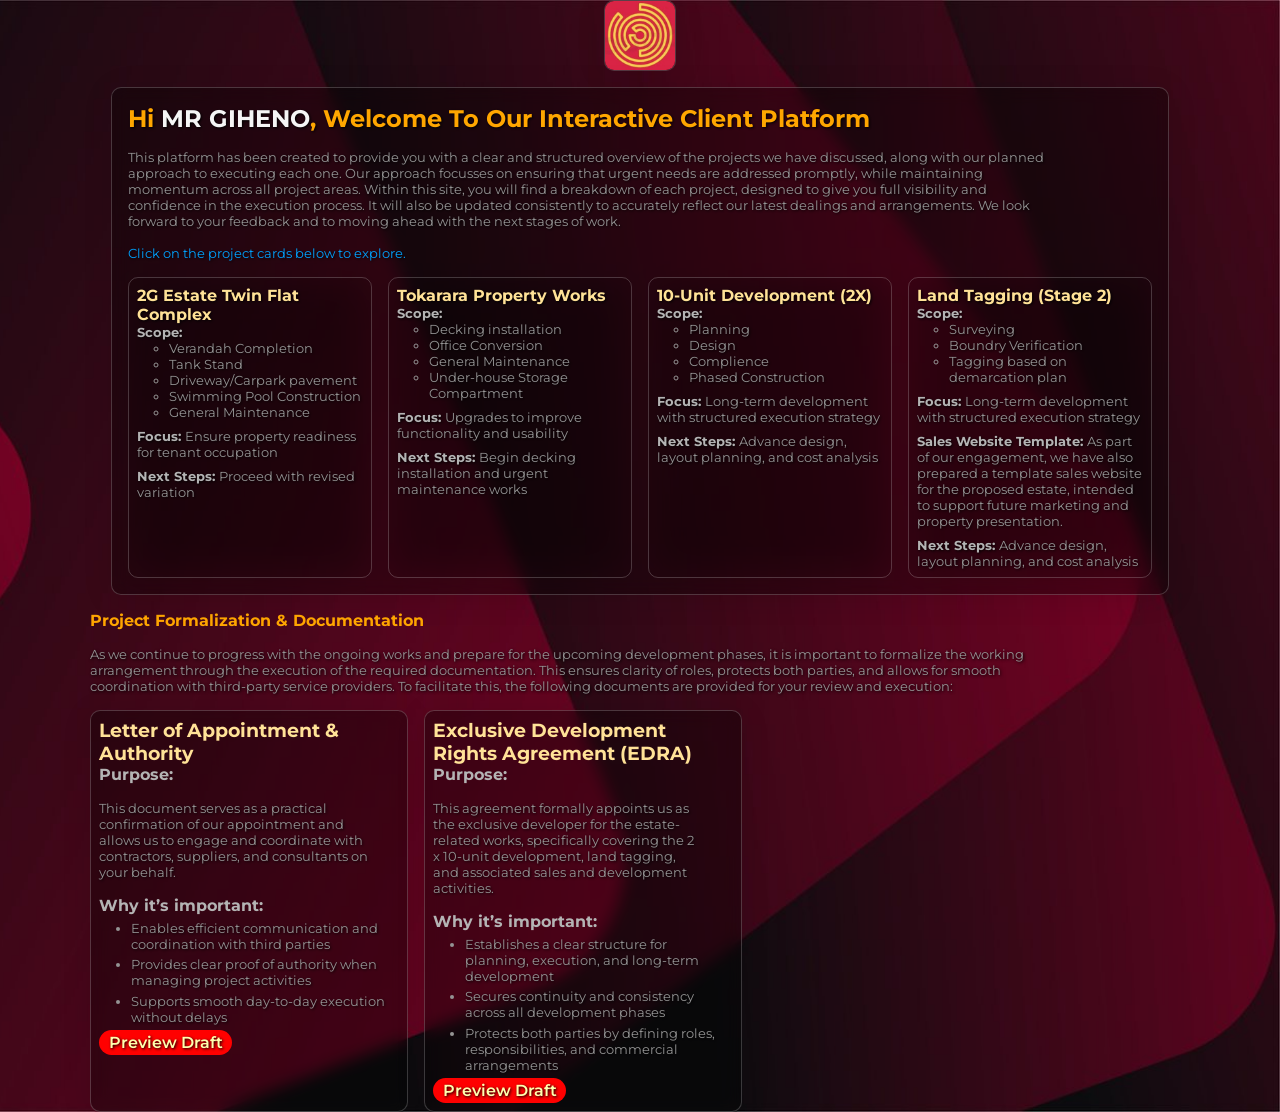
<file: index.html>
<!DOCTYPE html>
<html lang="en">
<head>
    <!-- Basic Icons -->
    <link href="https://cdn.boxicons.com/3.0.8/fonts/basic/boxicons.min.css" rel="stylesheet">
    <!-- Filled Icons -->
    <link href="https://cdn.boxicons.com/3.0.8/fonts/filled/boxicons-filled.min.css" rel="stylesheet">
    <!-- Brand Icons -->
    <link href="https://cdn.boxicons.com/3.0.8/fonts/brands/boxicons-brands.min.css" rel="stylesheet">
    <meta charset="UTF-8">
    <meta name="viewport" content="width=device-width, initial-scale=1.0">
    <link rel="stylesheet" href="sales.css">
    <title>Client Page</title>
</head>
<body>
    <main>
        
        <section class="welcome-section">
            <img src="assets/RML-Logo.PNG" alt="">
        <div class="container">
            <h1>
            Hi <span>MR GIHENO</span>, Welcome To Our Interactive Client Platform
        </h1>
        <p>
            This platform has been created to provide you with a clear and structured overview of the projects we have discussed, along with our planned approach to executing each one.
Our approach focusses on ensuring that urgent needs are addressed promptly, while maintaining momentum across all project areas.
Within this site, you will find a breakdown of each project, designed to give you full visibility and confidence in the execution process. It will also be updated consistently to accurately reflect our latest dealings and arrangements.
We look forward to your feedback and to moving ahead with the next stages of work.<br>
<br><span>Click on the project cards below to explore.</span>
        </p>
        <div class="cards-container">
            <a href="twinFlat.html" class="card">
                <h2>2G Estate Twin Flat Complex</h2>
                <ul class="card-content">
                    <li><strong>Scope: </strong>
                        <ul class="sub-tasks">
                            <li>Verandah Completion</li>
                            <li>Tank Stand</li>
                            <li>Driveway/Carpark pavement</li>
                            <li>Swimming Pool Construction</li>
                            <li>General Maintenance</li>
                        </ul>
                    </li>
                    <li><strong>Focus: </strong>Ensure property readiness for tenant occupation</li>
                    <li><strong>Next Steps: </strong>Proceed with revised variation</li>
                </ul>
                <i class="bx bx-arrow-right-stroke"></i>
            </a>
            <a href="toks.html" class="card">
                <h2>Tokarara Property Works</h2>
                <ul class="card-content">
                    <li><strong>Scope: </strong>
                        <ul class="sub-tasks">
                            <li>Decking installation</li>
                            <li>Office Conversion</li>
                            <li>General Maintenance</li>
                            <li>Under-house Storage Compartment</li>
                        </ul>
                    </li>
                    <li><strong>Focus: </strong>Upgrades to improve functionality and usability</li>
                    <li><strong>Next Steps: </strong>Begin decking installation and urgent maintenance works</li>
                </ul>
                <i class="bx bx-arrow-right-stroke"></i>
            </a>
            <a href="units.html" class="card">
                <h2>10-Unit Development (2X)</h2>
                <ul class="card-content">
                    <li><strong>Scope: </strong>
                        <ul class="sub-tasks">
                            <li>Planning</li>
                            <li>Design</li>
                            <li>Complience</li>
                            <li>Phased Construction</li>
                        </ul>
                    </li>
                    <li><strong>Focus: </strong>Long-term development with structured execution strategy</li>
                    <li><strong>Next Steps: </strong>Advance design, layout planning, and cost analysis</li>
                </ul>
                <i class="bx bx-arrow-right-stroke"></i>
            </a>
            <a href="tagging.html" class="card">
                <h2>Land Tagging (Stage 2)</h2>
                <ul class="card-content">
                    <li><strong>Scope: </strong>
                        <ul class="sub-tasks">
                            <li>Surveying</li>
                            <li>Boundry Verification</li>
                            <li>Tagging based on demarcation plan</li>
                        </ul>
                    </li>
                    <li><strong>Focus: </strong>Long-term development with structured execution strategy</li>
                    <li><strong>Sales Website Template: </strong>As part of our engagement, we have also prepared a template sales website for the proposed estate, intended to support future marketing and property presentation.<br></li>
                    <li><strong>Next Steps: </strong>Advance design, layout planning, and cost analysis</li>
                </ul>
                <i class="bx bx-arrow-right-stroke"></i>
            </a>
        </div>
        </div>
        <div class="legal-section">
            <h2>Project Formalization & Documentation</h2>
            <p>As we continue to progress with the ongoing works and prepare for the upcoming development phases, it is important to formalize the working arrangement through the execution of the required documentation. This ensures clarity of roles, protects both parties, and allows for smooth coordination with third-party service providers.

                To facilitate this, the following documents are provided for your review and execution:</p>
            <div class="cards-container">
            <div class="card">
                <h3>Letter of Appointment & Authority</h3>
                <h4>Purpose:</h4>
                <p>
                    This document serves as a practical confirmation of our appointment and allows us to engage and coordinate with contractors, suppliers, and consultants on your behalf.
                </p>
                <h4>Why it’s important:</h4>
                <ul>
                    <li>Enables efficient communication and coordination with third parties</li>
                    <li>Provides clear proof of authority when managing project activities</li>
                    <li>Supports smooth day-to-day execution without delays</li>
                </ul>
                <a href="LOA.pdf" class="button">Preview Draft</a>
            </div>
            <div class="card">
                <h3>Exclusive Development Rights Agreement (EDRA)</h3>
                <h4>Purpose:</h4>
                <p>
                    This agreement formally appoints us as the exclusive developer for the estate-related works, specifically covering the 2 x 10-unit development, land tagging, and associated sales and development activities.
                </p>
                <h4>Why it’s important:</h4>
                <ul>
                    <li>Establishes a clear structure for planning, execution, and long-term development</li>
                    <li>Secures continuity and consistency across all development phases</li>
                    <li>Protects both parties by defining roles, responsibilities, and commercial arrangements</li>
                </ul>
                <a href="EDRA.pdf" class="button">Preview Draft</a>
            </div>
            </div>
        </div>
    </section> 
    </main>
</body>
</html>
</file>
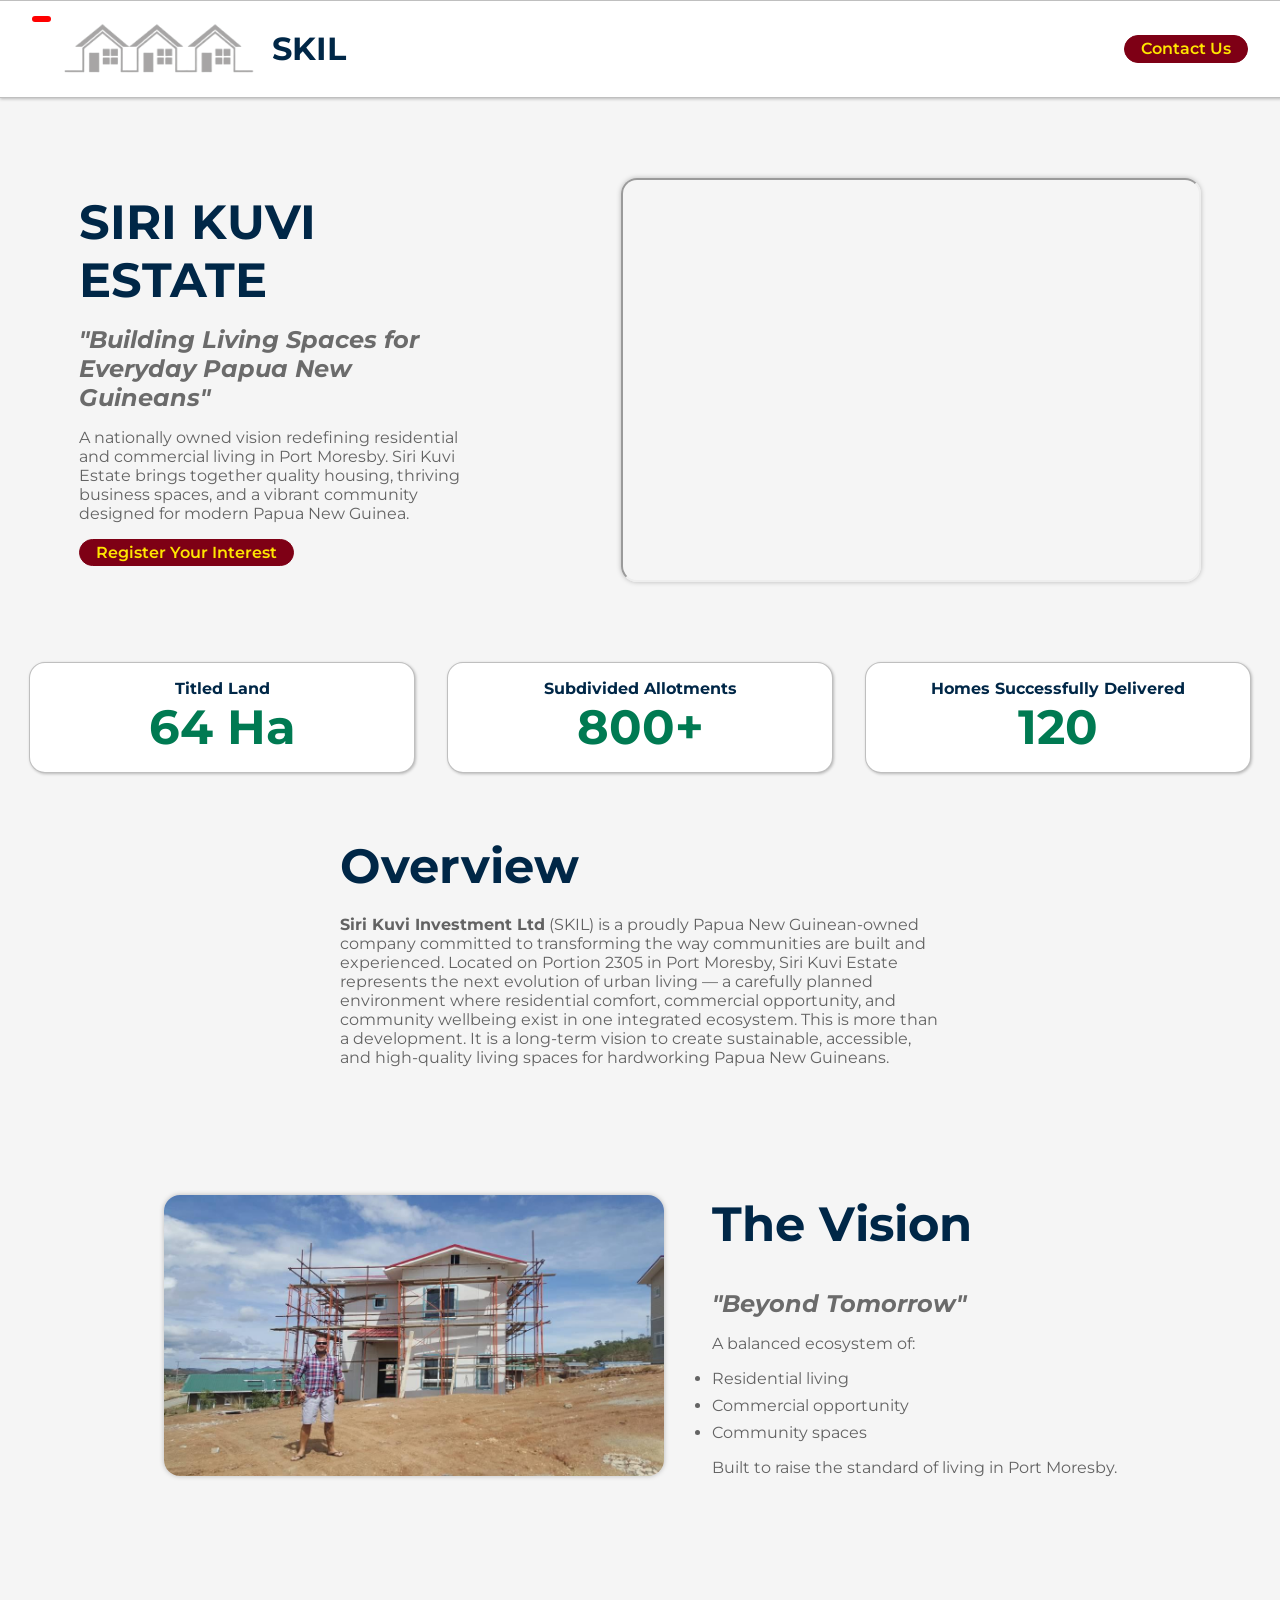
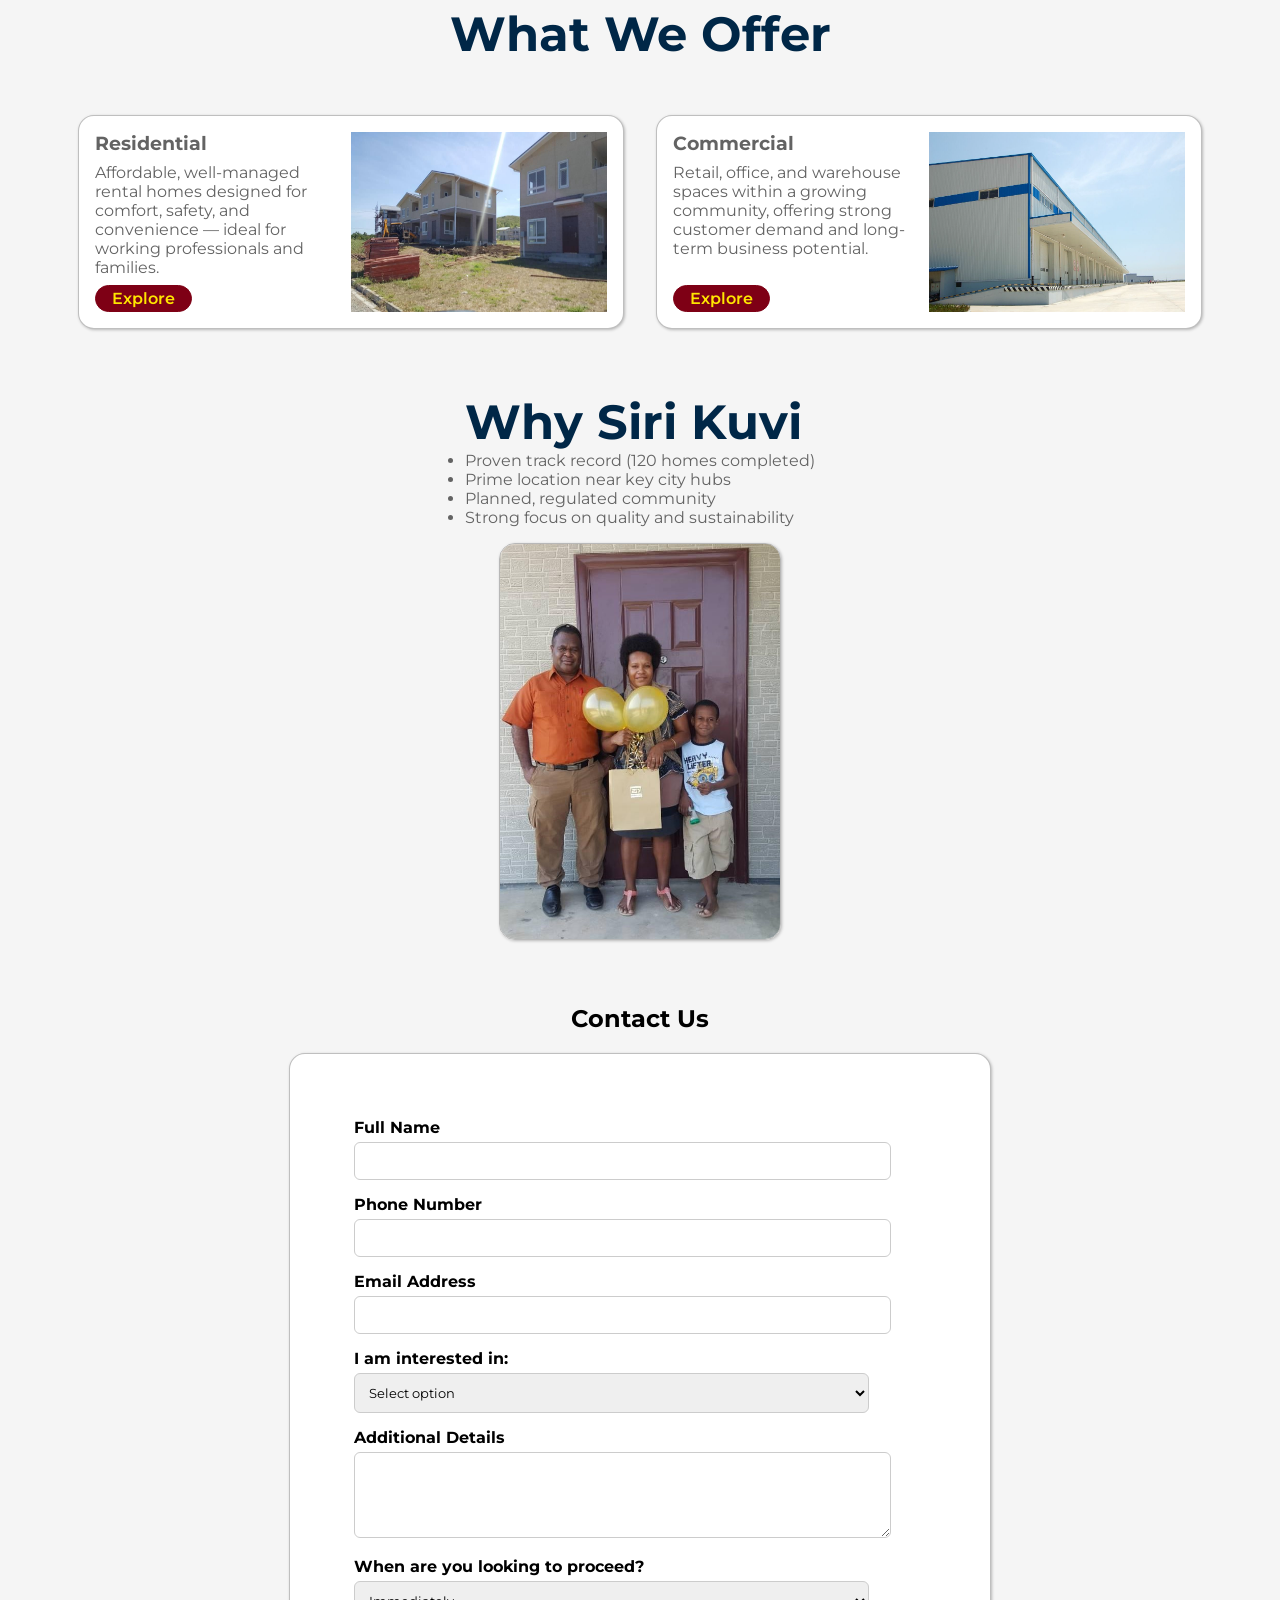
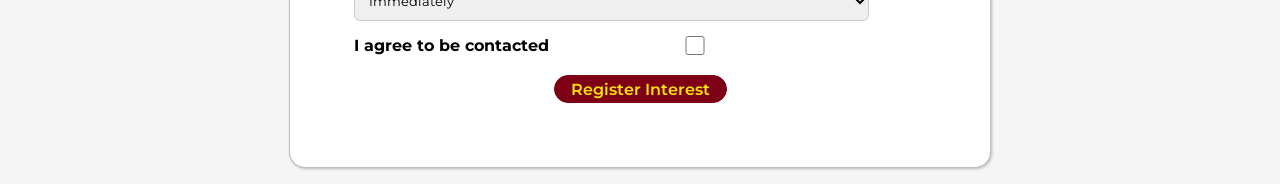
<file: salesPage.html>
<!DOCTYPE html>
<html lang="en">
<head>
     <!-- Basic Icons -->
    <link href="https://cdn.boxicons.com/3.0.8/fonts/basic/boxicons.min.css" rel="stylesheet">
    <!-- Filled Icons -->
    <link href="https://cdn.boxicons.com/3.0.8/fonts/filled/boxicons-filled.min.css" rel="stylesheet">
    <!-- Brand Icons -->
    <link href="https://cdn.boxicons.com/3.0.8/fonts/brands/boxicons-brands.min.css" rel="stylesheet">
    <link rel="stylesheet" href="styles.css">
    <meta charset="UTF-8">
    <meta name="viewport" content="width=device-width, initial-scale=1.0">
    <title>SKIL-Sales</title>
</head>
<body>
    <main>
        <a href="index.html" class="back-btn"><i class="bx bx-home-alt"></i></a>
        <header class="header">
            <div class="logo-container">
                <img class="logo" src="assets/SKIL-LOGO.png" alt="">
                <h1>SKIL</h1>
            </div>
            <a href="#contact" class="button">Contact Us</a>
            
        </header>
        <section class="hero-section">
            <div class="hero-content">
                <h1>SIRI KUVI ESTATE</h1>
                <h2>"Building Living Spaces for Everyday Papua New Guineans"</h2>
                <p>A nationally owned vision redefining residential and commercial living in Port Moresby. Siri Kuvi Estate brings together quality housing, thriving business spaces, and a vibrant community designed for modern Papua New Guinea.</p>
                <a href="#contact" class="button">Register Your Interest</a>
            </div>
                <iframe class="map" src="https://www.google.com/maps/d/u/0/embed?mid=1feuwDk1jKrgMdXr99G80EUlKydPmmbQ&ehbc=2E312F" width="640" height="480"></iframe>
        </section>
        <section class="quick-stats">
                <div class="card">
                    <h3>Titled Land</h3>
                    <p>64 Ha</p>
                </div>
                <div class="card">
                    <h3>Subdivided Allotments</h3>
                    <p>800+</p>
                </div>
                <div class="card">
                    <h3>Homes Successfully Delivered</h3>
                    <p>120</p>
                </div>
        </section>
        <section class="overview">
                <h2>Overview</h2>
            <p><strong>Siri Kuvi Investment Ltd</strong> (SKIL) is a proudly Papua New Guinean-owned company committed to transforming the way communities are built and experienced.

Located on Portion 2305 in Port Moresby, Siri Kuvi Estate represents the next evolution of urban living — a carefully planned environment where residential comfort, commercial opportunity, and community wellbeing exist in one integrated ecosystem.

This is more than a development. It is a long-term vision to create sustainable, accessible, and high-quality living spaces for hardworking Papua New Guineans.
            </p>

        </section>
        <section class="support">
                <img src="assets/hero1.jpg" alt="">
                <div class="support-content">
                    <h2>The Vision</h2>
                    <h3>"Beyond Tomorrow"</h3>
                    <p>
                        A balanced ecosystem of:
                    </p>
                    <ul>
                        <li>Residential living</li>
                        <li>Commercial opportunity</li>
                        <li>Community spaces</li>
                    </ul>
                    <p>Built to raise the standard of living in Port Moresby.</p>
                </div>
        </section>
        <section class="house-types">
            <h2>What We Offer</h2>
            <div class="type-container">
                <div class="type-card">
                    <div class="t-card-text">
                        <h3>Residential</h3>
                        <p>Affordable, well-managed rental homes designed for comfort, safety, and convenience — ideal for working professionals and families.</p>
                        <a href="/" class="button">Explore</a>
                    </div>
                        <img src="assets/support.jpg" alt="">

                </div>
                <div class="type-card">
                    <div class="t-card-text">
                        <h3>Commercial</h3>
                        <p>Retail, office, and warehouse spaces within a growing community, offering strong customer demand and long-term business potential.</p>
                        <a href="/" class="button">Explore</a>
                    </div>
                        <img src="assets/p4.png" alt="">
                </div>
            </div>
            
        </section>
        <section class="trust">
                <div class="trust-text">
                    <h2>Why Siri Kuvi</h2>
                    <ul>
                        <li>Proven track record (120 homes completed)</li>
                        <li>Prime location near key city hubs</li>
                        <li>Planned, regulated community</li>
                        <li>Strong focus on quality and sustainability</li>
                    </ul>
                </div>
                <img src="assets/community.jpg" alt="">           
        </section>
        <section class="contact" id="contact">
                <h2>Contact Us</h2>
                <div class="form-container">
                    <form id="interestForm" action="https://api.web3forms.com/submit" method="POST">
                        <input type="hidden" name="access_key" value="27208c0e-eeba-4262-a926-3613c178b14e">
                        <input type="hidden" name="subject" value="New Siri Kuvi Website Enquiry">
                        <!-- Basic Info -->
                        <div class="form-group">
                        <label>Full Name</label>
                        <input type="text" name="name" required>
                        </div>

                        <div class="form-group">
                        <label>Phone Number</label>
                        <input type="tel" name="phone" required>
                        </div>

                        <div class="form-group">
                        <label>Email Address</label>
                        <input type="email" name="email" required>
                        </div>

                        <!-- Interest Type -->
                        <div class="form-group">
                        <label>I am interested in:</label>
                        <select id="interestType" name="interest" required>
                            <option value="">Select option</option>
                            <option value="residential">Residential Rental</option>
                            <option value="commercial">Commercial Space</option>
                            <option value="general">General Enquiry</option>
                        </select>
                        </div>

                        <!-- Residential Fields -->
                        <div id="residentialFields" class="hidden">
                        <div class="form-group">
                            <label>Preferred House Size</label>
                            <input type="text" name="houseSize">
                        </div>

                        <div class="form-group">
                            <label>Move-in Timeline</label>
                            <select name="moveIn">
                            <option>Immediately</option>
                            <option>1–3 Months</option>
                            <option>3–6 Months</option>
                            </select>
                        </div>
                        </div>

                        <!-- Commercial Fields -->
                        <div id="commercialFields" class="hidden">
                        <div class="form-group">
                            <label>Type of Business</label>
                            <input type="text" name="businessType">
                        </div>

                        <div class="form-group">
                            <label>Space Required</label>
                            <input type="text" name="space">
                        </div>

                        <div class="form-group">
                            <label>Preferred Use</label>
                            <select name="use">
                            <option>Retail</option>
                            <option>Office</option>
                            <option>Warehouse</option>
                            </select>
                        </div>
                        </div>

                        <!-- Message -->
                        <div class="form-group">
                        <label>Additional Details</label>
                        <textarea name="message" rows="4"></textarea>
                        </div>

                        <!-- Timeline -->
                        <div class="form-group">
                        <label>When are you looking to proceed?</label>
                        <select name="timeline">
                            <option>Immediately</option>
                            <option>1–3 Months</option>
                            <option>3–6 Months</option>
                            <option>Just exploring</option>
                        </select>
                        </div>

                        <!-- Consent -->
                        <div class="form-group">
                        <label>
                            I agree to be contacted<input class="check" type="checkbox" required> 
                        </label>
                        </div>
                        <input type="hidden" name="redirect" value="https://web3forms.com/success">
                        <button type="submit" class="button">Register Interest</button>

                        <p class="success" id="successMessage">
                        Thank you! We will contact you shortly.
                        </p>

                </form>
        </div>

<script>
  const interestType = document.getElementById("interestType");
  const residentialFields = document.getElementById("residentialFields");
  const commercialFields = document.getElementById("commercialFields");

  interestType.addEventListener("change", () => {
    residentialFields.classList.add("hidden");
    commercialFields.classList.add("hidden");

    if (interestType.value === "residential") {
      residentialFields.classList.remove("hidden");
    }

    if (interestType.value === "commercial") {
      commercialFields.classList.remove("hidden");
    }
  });

  // Form submission (demo)
  const form = document.getElementById("interestForm");
  const successMessage = document.getElementById("successMessage");

 form.addEventListener("submit", async function(e) {
  e.preventDefault();

  const formData = new FormData(form);

  const response = await fetch("https://api.web3forms.com/submit", {
    method: "POST",
    body: formData
  });

  const result = await response.json();

  if (result.success) {
    successMessage.style.display = "block";
    form.reset();
  } else {
    alert("Something went wrong. Please try again.");
  }
});
</script>

            </div>
        </section>
    </main>
</body>
</html>
<style>
    .back-btn{
        position: fixed;
        top: 1rem;
        left: 2rem;
         width: fit-content;
    height: fit-content;
    padding: .2rem .6rem;
    background-color: rgb(255, 0, 0);
    color: rgb(255, 255, 174);
    border-radius: 1rem;
    text-decoration: none;
    font-weight: 600;
    text-shadow: black 1px 1px 3px;
    display: flex;
    flex-direction: column;
    align-items: center;
    z-index: 100;
    }
</style>
</file>
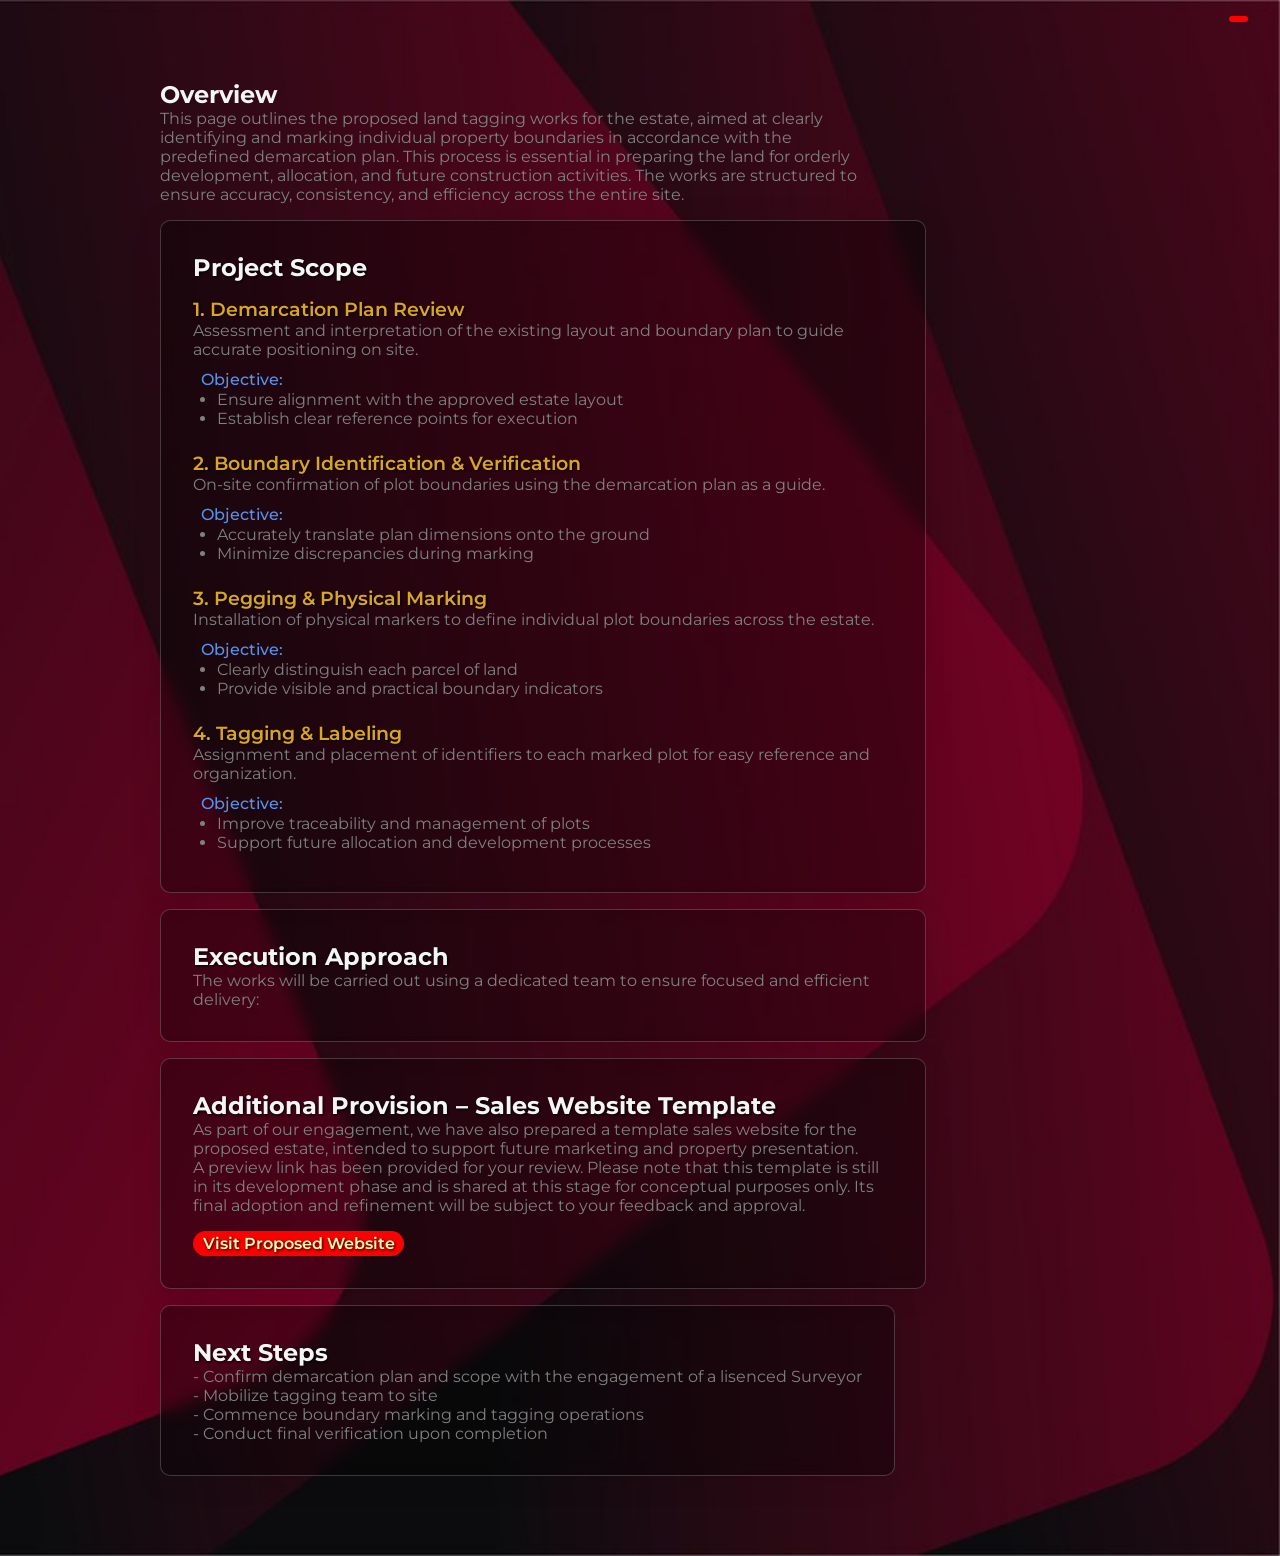
<file: tagging.html>
<!DOCTYPE html>
<html lang="en">
<head>
    <!-- Basic Icons -->
    <link href="https://cdn.boxicons.com/3.0.8/fonts/basic/boxicons.min.css" rel="stylesheet">
    <!-- Filled Icons -->
    <link href="https://cdn.boxicons.com/3.0.8/fonts/filled/boxicons-filled.min.css" rel="stylesheet">
    <!-- Brand Icons -->
    <link href="https://cdn.boxicons.com/3.0.8/fonts/brands/boxicons-brands.min.css" rel="stylesheet">
    <link rel="stylesheet" href="tagging.css">
    <meta charset="UTF-8">
    <meta name="viewport" content="width=device-width, initial-scale=1.0">
    <title>Land Tagging</title>
</head>
<body>
    <main>
        <a href="index.html" class="back-btn"><i class="bx bx-home-alt"></i></a>
        <section class="overview">
            <h1>Overview</h1>
            <p>This page outlines the proposed land tagging works for the estate, aimed at clearly identifying and marking individual property boundaries in accordance with the predefined demarcation plan. This process is essential in preparing the land for orderly development, allocation, and future construction activities.
                The works are structured to ensure accuracy, consistency, and efficiency across the entire site.</p>
        </section>
        <section class="projects">
                <h2 class="project-heading">Project Scope</h2>
                <h3 class="payment-options">1. Demarcation Plan Review</h3>
                <p>Assessment and interpretation of the existing layout and boundary plan to guide accurate positioning on site.</p>
                <div class="options-container">
                    <div class="option">
                        <h3><span>Objective:</h3>
                        
                        <ul>
                            <li>Ensure alignment with the approved estate layout</li>
                            <li>Establish clear reference points for execution</li>
                        </ul>  
                </div>
                <h3 class="payment-options">2. Boundary Identification & Verification</h3>
                <p>On-site confirmation of plot boundaries using the demarcation plan as a guide.</p>
                <div class="options-container">
                    <div class="option">
                        <h3><span>Objective:</h3>
                        
                        <ul>
                            <li>Accurately translate plan dimensions onto the ground</li>
                            <li>Minimize discrepancies during marking</li>
                        </ul>  
                </div>
                <h3 class="payment-options">3. Pegging & Physical Marking</h3>
                <p>Installation of physical markers to define individual plot boundaries across the estate.</p>
                <div class="options-container">
                    <div class="option">
                        <h3><span>Objective:</h3>
                        
                        <ul>
                            <li>Clearly distinguish each parcel of land</li>
                            <li>Provide visible and practical boundary indicators</li>
                        </ul>  
                </div>
                <h3 class="payment-options">4. Tagging & Labeling</h3>
                <p>Assignment and placement of identifiers to each marked plot for easy reference and organization.</p>
                <div class="options-container">
                    <div class="option">
                        <h3><span>Objective:</h3>
                        
                        <ul>
                            <li>Improve traceability and management of plots</li>
                            <li>Support future allocation and development processes</li>
                        </ul>  
                </div>
            </section>
            <section class="projects">
                <h2 class="project-heading">Execution Approach</h2>
                <p>The works will be carried out using a dedicated team to ensure focused and efficient delivery:</p>
            </section>
            <section class="projects">
                <h2 class="project-heading">Additional Provision – Sales Website Template</h2>
                <p>
                    As part of our engagement, we have also prepared a template sales website for the proposed estate, intended to support future marketing and property presentation. <br>
                    A preview link has been provided for your review. Please note that this template is still in its development phase and is shared at this stage for conceptual purposes only. Its final adoption and refinement will be subject to your feedback and approval.
                </p>
                <a class="button" href="salesPage.html">Visit Proposed Website</a>
            </section>
            <section class="projects">
                <h2 class="project-heading">Next Steps</h2>
                <p>
                    - Confirm demarcation plan and scope with the engagement of a lisenced Surveyor<br>
                    - Mobilize tagging team to site <br>
                    - Commence boundary marking and tagging operations <br>
                    - Conduct final verification upon completion <br>
                </p>
            </section>
            
    </main>
</body>
</html>
<style>
    .back-btn{
        position: fixed;
        top: 1rem;
        right: 2rem;
         width: fit-content;
    height: fit-content;
    padding: .2rem .6rem;
    background-color: rgb(255, 0, 0);
    color: rgb(255, 255, 174);
    border-radius: 1rem;
    text-decoration: none;
    font-weight: 600;
    text-shadow: black 1px 1px 3px;
    display: flex;
    flex-direction: column;
    align-items: center;
    z-index: 100;
    }
</style>
</file>
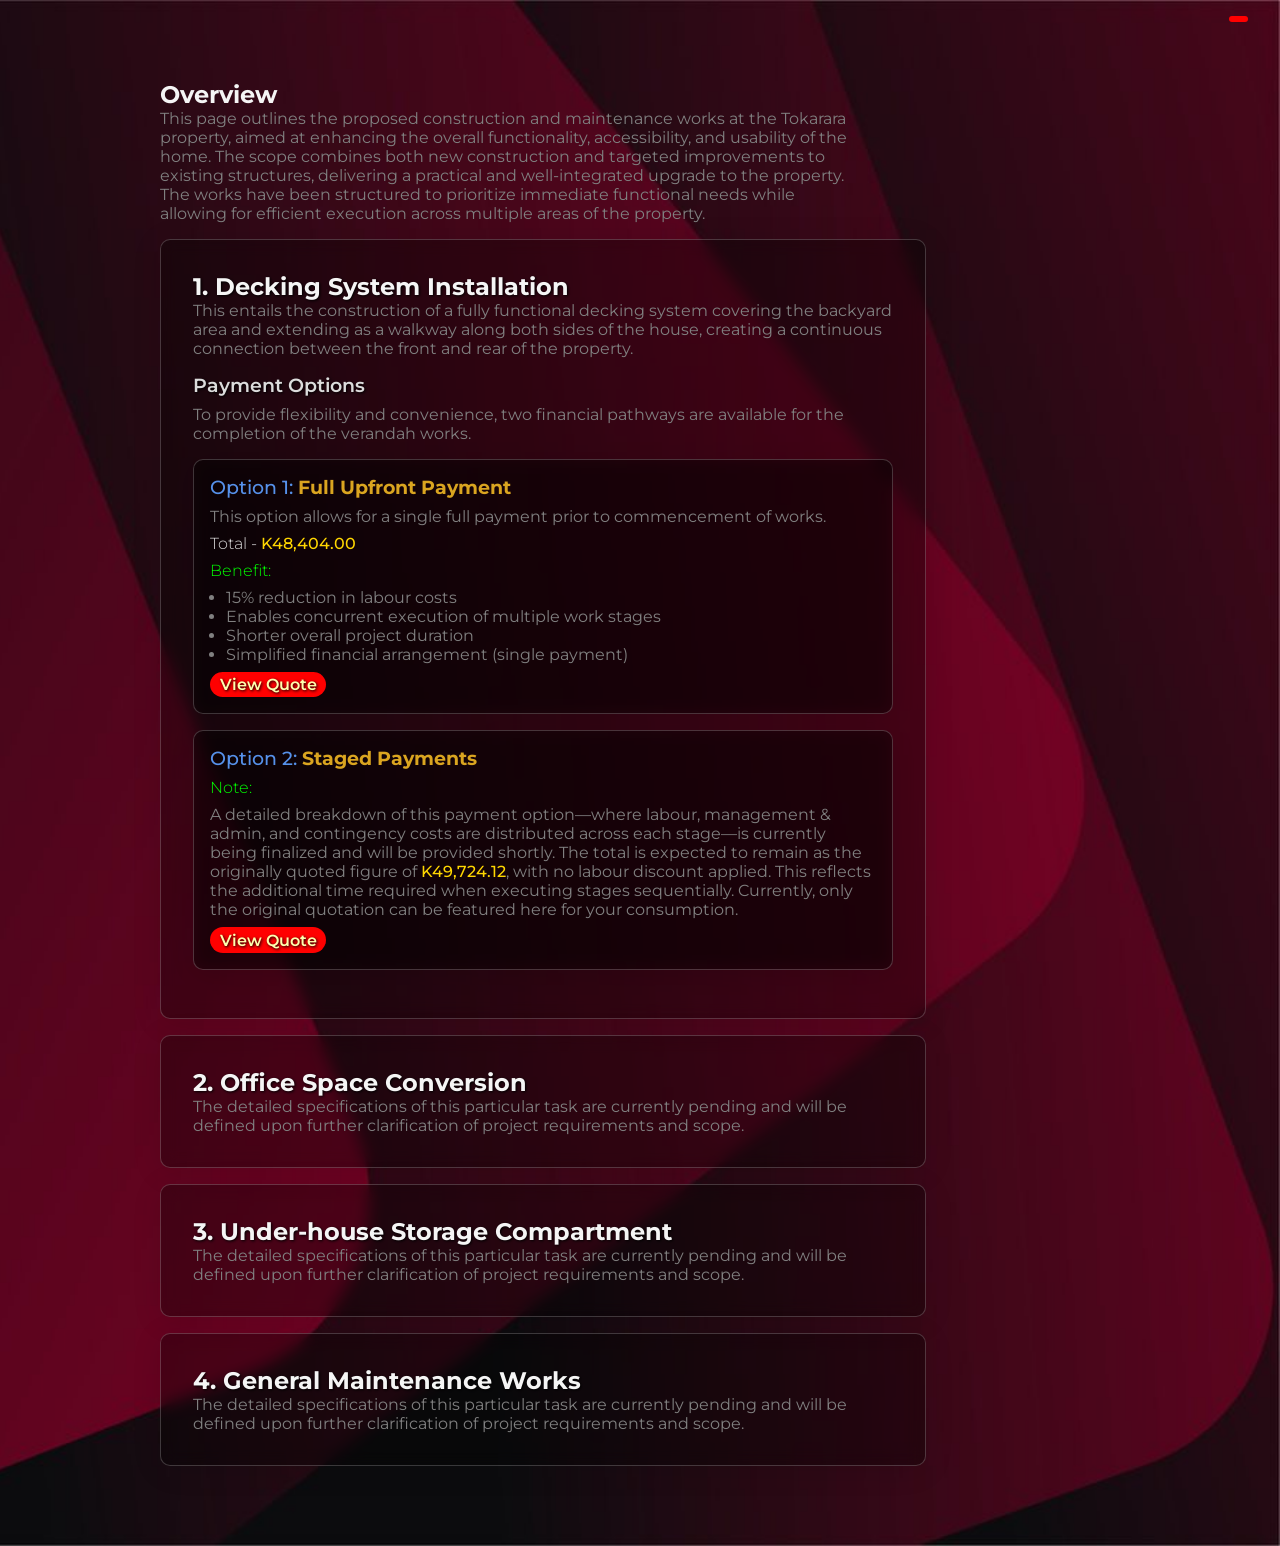
<file: toks.html>
<!DOCTYPE html>
<html lang="en">
<head>
    <!-- Basic Icons -->
    <link href="https://cdn.boxicons.com/3.0.8/fonts/basic/boxicons.min.css" rel="stylesheet">
    <!-- Filled Icons -->
    <link href="https://cdn.boxicons.com/3.0.8/fonts/filled/boxicons-filled.min.css" rel="stylesheet">
    <!-- Brand Icons -->
    <link href="https://cdn.boxicons.com/3.0.8/fonts/brands/boxicons-brands.min.css" rel="stylesheet">
    <link rel="stylesheet" href="toks.css">
    <meta charset="UTF-8">
    <meta name="viewport" content="width=device-width, initial-scale=1.0">
    <title>Toks Property Works</title>
</head>
<body>
    <main>
        <a href="index.html" class="back-btn"><i class="bx bx-home-alt"></i></a>
        <section class="overview">
            <h1>Overview</h1>
            <p>This page outlines the proposed construction and maintenance works at the Tokarara property, aimed at enhancing the overall functionality, accessibility, and usability of the home. The scope combines both new construction and targeted improvements to existing structures, delivering a practical and well-integrated upgrade to the property.

The works have been structured to prioritize immediate functional needs while allowing for efficient execution across multiple areas of the property.</p>
        </section>
        <section class="projects">
                <h2 class="project-heading">1. Decking System Installation</h2>
                <p>This entails the construction of a fully functional decking system covering the backyard area and extending as a walkway along both sides of the house, creating a continuous connection between the front and rear of the property.</p>
                <h3 class="payment-options">Payment Options</h3>
                <p>To provide flexibility and convenience, two financial pathways are available for the completion of the verandah works. </p>
                <div class="options-container">
                    <div class="option">
                        <h3><span>Option 1:</span> Full Upfront Payment</h3>
                        <p>This option allows for a single full payment prior to commencement of works.</p>
                        <h4 class="features">Total - <span>K48,404.00</span></h4>
                        <h4 class="remarks">Benefit:</h4>
                        <ul>
                            <li>15% reduction in labour costs</li>
                            <li>Enables concurrent execution of multiple work stages</li>
                            <li>Shorter overall project duration</li>
                            <li>Simplified financial arrangement (single payment)</li>
                        </ul>
                        <a class="button" href="OFFICIAL QUOTATION (Q-290326-000) - Toks Residence.pdf" target="_blank">
                            View Quote
                        </a>
                    </div>
                    <div class="option">
                        <h3><span>Option 2:</span> Staged Payments</h3>
                          
                        <h4 class="remarks">Note:</h4>
                        <p>A detailed breakdown of this payment option—where labour, management & admin, and contingency costs are distributed across each stage—is currently being finalized and will be provided shortly. The total is expected to remain as the originally quoted figure of <strong>K49,724.12</strong>, with no labour discount applied. This reflects the additional time required when executing stages sequentially. Currently, only the original quotation can be featured here for your consumption.</p>
                        <a class="button" href="OFFICIAL QUOTATION (Q-290326-000) - Separate Payment.pdf" target="_blank">
                            View Quote
                        </a>
                    </div>    
                </div>
        </section>
        <section class="projects">
            <h2 class="project-heading">2. Office Space Conversion</h2>
            <p>The detailed specifications of this particular task are currently pending and will be defined upon further clarification of project requirements and scope.</p>
        </section>
        <section class="projects">
            <h2 class="project-heading">3. Under-house Storage Compartment</h2>
            <p>The detailed specifications of this particular task are currently pending and will be defined upon further clarification of project requirements and scope.</p>
        </section>
        <section class="projects">
            <h2 class="project-heading">4. General Maintenance Works</h2>
            <p>The detailed specifications of this particular task are currently pending and will be defined upon further clarification of project requirements and scope.</p>
        </section>
    </main>
</body>
</html>
<style>
    .back-btn{
        position: fixed;
        top: 1rem;
        right: 2rem;
         width: fit-content;
    height: fit-content;
    padding: .2rem .6rem;
    background-color: rgb(255, 0, 0);
    color: rgb(255, 255, 174);
    border-radius: 1rem;
    text-decoration: none;
    font-weight: 600;
    text-shadow: black 1px 1px 3px;
    display: flex;
    flex-direction: column;
    align-items: center;
    z-index: 100;
    }
</style>
</file>
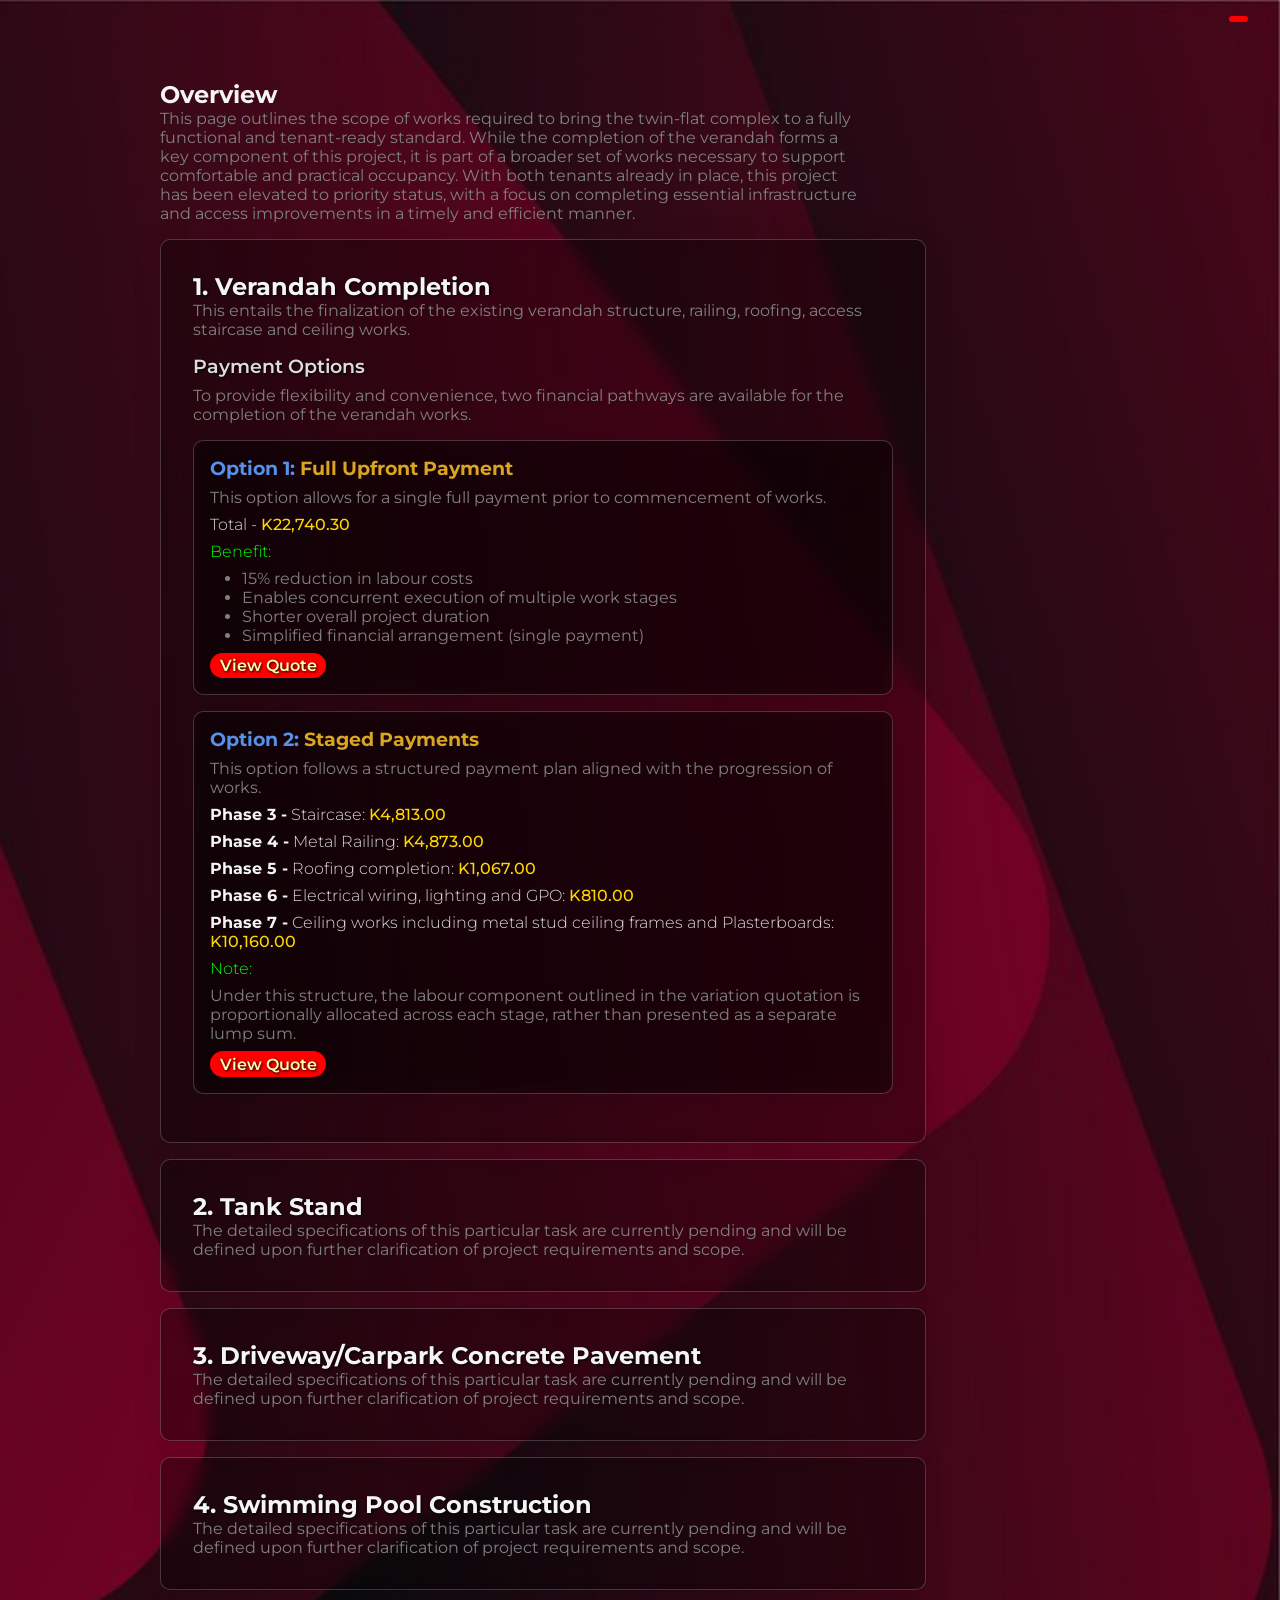
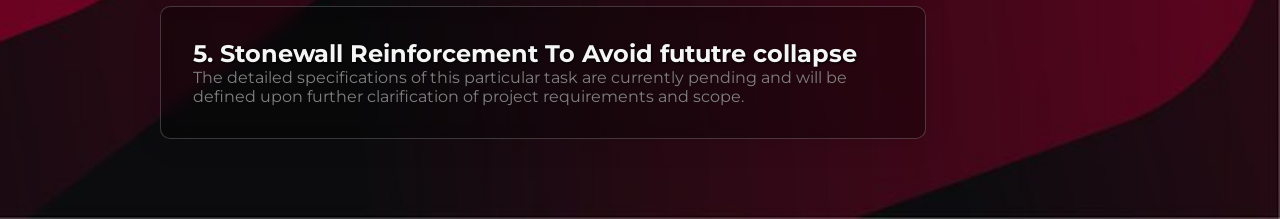
<file: twinFlat.html>
<!DOCTYPE html>
<html lang="en">
<head>
    <!-- Basic Icons -->
    <link href="https://cdn.boxicons.com/3.0.8/fonts/basic/boxicons.min.css" rel="stylesheet">
    <!-- Filled Icons -->
    <link href="https://cdn.boxicons.com/3.0.8/fonts/filled/boxicons-filled.min.css" rel="stylesheet">
    <!-- Brand Icons -->
    <link href="https://cdn.boxicons.com/3.0.8/fonts/brands/boxicons-brands.min.css" rel="stylesheet">
    <link rel="stylesheet" href="twinFlat.css">
    <meta charset="UTF-8">
    <meta name="viewport" content="width=device-width, initial-scale=1.0">
    <title>Twin Flat Complex</title>
</head>
<body>
    <main>
        <a href="index.html" class="back-btn"><i class="bx bx-home-alt"></i></a>
        <section class="overview">
            <h1>Overview</h1>
            <p>
                This page outlines the scope of works required to bring the twin-flat complex to a fully functional and tenant-ready standard. While the completion of the verandah forms a key component of this project, it is part of a broader set of works necessary to support comfortable and practical occupancy.

With both tenants already in place, this project has been elevated to priority status, with a focus on completing essential infrastructure and access improvements in a timely and efficient manner.
            </p>
        </section>
        <section class="projects">
                <h2 class="project-heading">1. Verandah Completion</h2>
                <p>This entails the finalization of the existing verandah structure, railing, roofing, access staircase and ceiling works.</p>
                <h3 class="payment-options">Payment Options</h3>
                <p>To provide flexibility and convenience, two financial pathways are available for the completion of the verandah works. </p>
                <div class="options-container">
                    <div class="option">
                        <h3><span>Option 1:</span> Full Upfront Payment</h3>
                        <p>This option allows for a single full payment prior to commencement of works.</p>
                        <h4 class="features">Total - <span>K22,740.30</span></h4>
                        <h4 class="remarks">Benefit:</h4>
                        <ul>
                            <li>15% reduction in labour costs</li>
                            <li>Enables concurrent execution of multiple work stages</li>
                            <li>Shorter overall project duration</li>
                            <li>Simplified financial arrangement (single payment)</li>
                        </ul>
                        <a class="button" href="Q-290326-000 Single-Payment.pdf" target="_blank">
                            View Quote
                        </a>
                    </div>
                    <div class="option">
                        <h3><span>Option 2:</span> Staged Payments</h3>
                        <p>This option follows a structured payment plan aligned with the progression of works.</p>
                        <h4 class="features"><strong>Phase 3 -</strong> Staircase: <span>K4,813.00</span></h4>
                        <h4 class="features"><strong>Phase 4 -</strong> Metal Railing: <span>K4,873.00</span></h4>
                        <h4 class="features"><strong>Phase 5 -</strong> Roofing completion: <span>K1,067.00</span></h4>
                        <h4 class="features"><strong>Phase 6 -</strong> Electrical wiring, lighting and GPO: <span>K810.00</span></h4>
                        <h4 class="features"><strong>Phase 7 -</strong> Ceiling works including metal stud ceiling frames and Plasterboards: <span>K10,160.00</span></h4>  
                        <h4 class="remarks">Note:</h4>
                        <p>Under this structure, the labour component outlined in the variation quotation is proportionally allocated across each stage, rather than presented as a separate lump sum.</p>
                        <a class="button" href="Q-290326-000 Separate-Payment.pdf" target="_blank">
                            View Quote
                        </a>
                    </div>    
                </div>  
        </section>
        <section class="projects">
            <h2 class="project-heading">2. Tank Stand</h2>
            <p>The detailed specifications of this particular task are currently pending and will be defined upon further clarification of project requirements and scope.</p>
        </section>
        <section class="projects">
            <h2 class="project-heading">3. Driveway/Carpark Concrete Pavement</h2>
            <p>The detailed specifications of this particular task are currently pending and will be defined upon further clarification of project requirements and scope.</p>
        </section>
        <section class="projects">
            <h2 class="project-heading">4. Swimming Pool Construction</h2>
            <p>The detailed specifications of this particular task are currently pending and will be defined upon further clarification of project requirements and scope.</p>
        </section>
        <section class="projects">
            <h2 class="project-heading">5. Stonewall Reinforcement To Avoid fututre collapse</h2>
            <p>The detailed specifications of this particular task are currently pending and will be defined upon further clarification of project requirements and scope.</p>
        </section>
    </main>
</body>
</html>

<style>
    .back-btn{
        position: fixed;
        top: 1rem;
        right: 2rem;
         width: fit-content;
    height: fit-content;
    padding: .2rem .6rem;
    background-color: rgb(255, 0, 0);
    color: rgb(255, 255, 174);
    border-radius: 1rem;
    text-decoration: none;
    font-weight: 600;
    text-shadow: black 1px 1px 3px;
    display: flex;
    flex-direction: column;
    align-items: center;
    z-index: 100;
    }
</style>
</file>
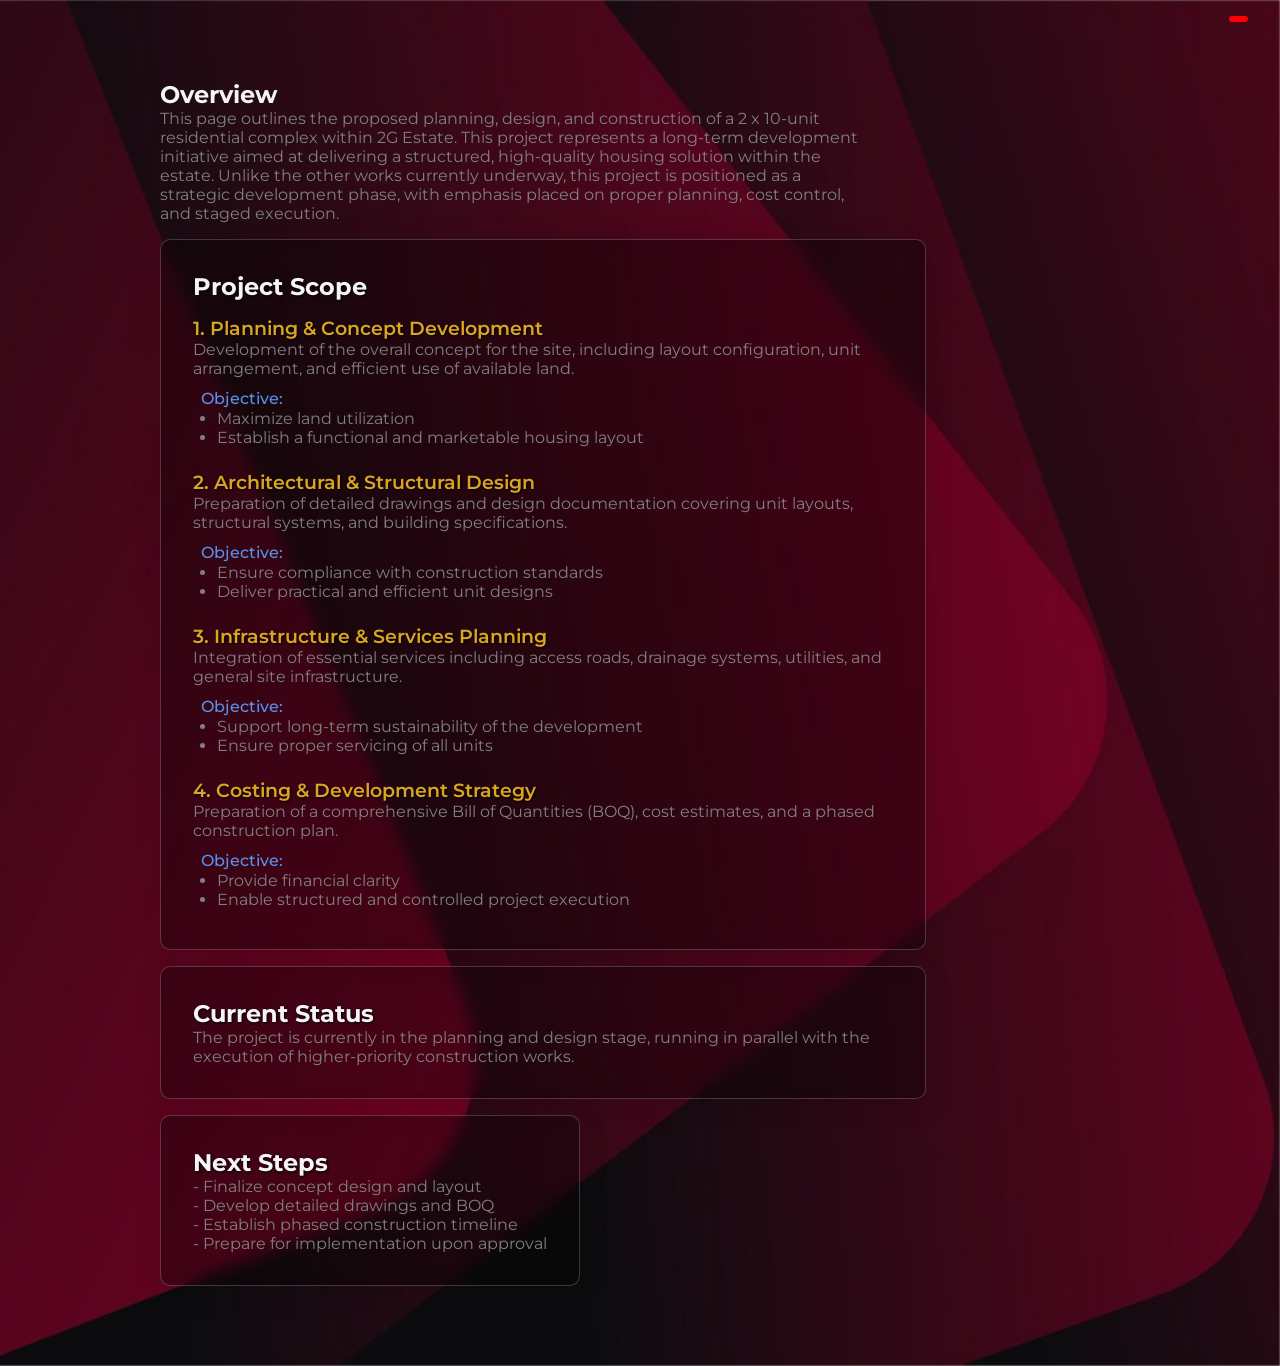
<file: units.html>
<!DOCTYPE html>
<html lang="en">
<head>
    <!-- Basic Icons -->
    <link href="https://cdn.boxicons.com/3.0.8/fonts/basic/boxicons.min.css" rel="stylesheet">
    <!-- Filled Icons -->
    <link href="https://cdn.boxicons.com/3.0.8/fonts/filled/boxicons-filled.min.css" rel="stylesheet">
    <!-- Brand Icons -->
    <link href="https://cdn.boxicons.com/3.0.8/fonts/brands/boxicons-brands.min.css" rel="stylesheet">
    <link rel="stylesheet" href="units.css">
    <meta charset="UTF-8">
    <meta name="viewport" content="width=device-width, initial-scale=1.0">
    <title>10-unit Complex</title>
</head>
<body>
    <main>
        <a href="index.html" class="back-btn"><i class="bx bx-home-alt"></i></a>
        <section class="overview">
            <h1>Overview</h1>
            <p>This page outlines the proposed planning, design, and construction of a 2 x 10-unit residential complex within 2G Estate. This project represents a long-term development initiative aimed at delivering a structured, high-quality housing solution within the estate.

Unlike the other works currently underway, this project is positioned as a strategic development phase, with emphasis placed on proper planning, cost control, and staged execution.</p>
        </section>
        <section class="projects">
                <h2 class="project-heading">Project Scope</h2>
                <h3 class="payment-options">1. Planning & Concept Development</h3>
                <p>Development of the overall concept for the site, including layout configuration, unit arrangement, and efficient use of available land. </p>
                <div class="options-container">
                    <div class="option">
                        <h3><span>Objective:</h3>
                        
                        <ul>
                            <li>Maximize land utilization</li>
                            <li>Establish a functional and marketable housing layout</li>
                        </ul>  
                </div>
                <h3 class="payment-options">2. Architectural & Structural Design</h3>
                <p>Preparation of detailed drawings and design documentation covering unit layouts, structural systems, and building specifications. </p>
                <div class="options-container">
                    <div class="option">
                        <h3><span>Objective:</h3>
                        
                        <ul>
                            <li>Ensure compliance with construction standards</li>
                            <li>Deliver practical and efficient unit designs</li>
                        </ul>  
                </div>
                <h3 class="payment-options">3. Infrastructure & Services Planning</h3>
                <p>Integration of essential services including access roads, drainage systems, utilities, and general site infrastructure. </p>
                <div class="options-container">
                    <div class="option">
                        <h3><span>Objective:</h3>
                        
                        <ul>
                            <li>Support long-term sustainability of the development</li>
                            <li>Ensure proper servicing of all units</li>
                        </ul>  
                </div>
                <h3 class="payment-options">4. Costing & Development Strategy</h3>
                <p>Preparation of a comprehensive Bill of Quantities (BOQ), cost estimates, and a phased construction plan. </p>
                <div class="options-container">
                    <div class="option">
                        <h3><span>Objective:</h3>
                        
                        <ul>
                            <li>Provide financial clarity</li>
                            <li>Enable structured and controlled project execution</li>
                        </ul>  
                </div>
        </section>
        <section class="projects">
                <h2 class="project-heading">Current Status</h2>
                <p>The project is currently in the planning and design stage, running in parallel with the execution of higher-priority construction works.</p>
        </section>
        <section class="projects">
                <h2 class="project-heading">Next Steps</h2>
                <p>
                    - Finalize concept design and layout <br>
                    - Develop detailed drawings and BOQ <br>
                    - Establish phased construction timeline <br>
                    - Prepare for implementation upon approval <br>
                </p>
        </section>
    </main>
</body>
</html>
<style>
    .back-btn{
        position: fixed;
        top: 1rem;
        right: 2rem;
         width: fit-content;
    height: fit-content;
    padding: .2rem .6rem;
    background-color: rgb(255, 0, 0);
    color: rgb(255, 255, 174);
    border-radius: 1rem;
    text-decoration: none;
    font-weight: 600;
    text-shadow: black 1px 1px 3px;
    display: flex;
    flex-direction: column;
    align-items: center;
    z-index: 100;
    }
</style>
</file>
<file: sales.css>
@import url('https://fonts.googleapis.com/css2?family=Montserrat:ital,wght@0,100..900;1,100..900&family=Roboto:ital,wght@0,100..900;1,100..900&display=swap');

*{
    font-family: Montserrat;
    margin: 0;
    padding: 0%;
    color: whitesmoke;
}
html,body{
    overflow-x: hidden;
}
.overlay{
    height: 100vh;
    width: 100%;
    position: absolute;
    z-index: 0;
}
.button{
    width: fit-content;
    height: fit-content;
    padding: .2rem .6rem;
    background-color: rgb(255, 0, 0);
    color: rgb(255, 255, 174);
    border-radius: 1rem;
    text-decoration: none;
    font-weight: 600;
    text-shadow: black 1px 1px 3px;
    display: flex;
    flex-direction: column;
    align-items: center;
}
main{
    background-repeat: no-repeat;
    background-size: cover;
    background-position: bottom right;
    background-image: url(assets/HeroBack00.jpg);
}
.container{
    width: 80%;
    padding: 1rem;
    background: rgba(255, 255, 255, 0.06);
    background: rgba(0, 0, 0, 0.32);
    backdrop-filter: blur(8px) saturate(100%);
    -webkit-backdrop-filter: blur(8px) saturate(100%);
    border: 1px solid rgba(255, 255, 255, 0.2);
    box-shadow: 0 4px 30px rgba(0, 0, 0, 0.1);
    border-radius: 10px;
}

.welcome-section{
    width: 100%;
    height: fit-content;
    display: flex;
    flex-direction: column;
    justify-content: center;
    align-items: center;
    gap: 1rem;
    
    
}
.welcome-section img{
    max-width: 70px;
    background: rgba(255, 255, 255, 0.06);
    background: rgba(0, 0, 0, 0.32);
    backdrop-filter: blur(8px) saturate(100%);
    -webkit-backdrop-filter: blur(8px) saturate(100%);
    border: 1px solid rgba(255, 255, 255, 0.2);
    box-shadow: 0 4px 30px rgba(0, 0, 0, 0.1);
    border-radius: 10px;
    
}
.welcome-section h1{
    z-index: 1;
    width: fit-content;
    color: #ffa600;
    text-shadow: black 1px 1px 3px;
}
.welcome-section p{
    width: 90%;
    max-width: 1100px;
    color: rgb(148, 148, 148);
    z-index: 1;
    margin: 1rem 0;
    text-shadow: black 1px 1px 3px;
}
.welcome-section p span{
    color: rgb(0, 162, 255);
}
.cards-container{
    display: flex;
    gap: 1rem;
    width: 100%;
}
.cards-container > *{
    flex: 1;
}
.card{
    display: flex;
    flex-direction: column;
    border: solid .5px #00000040;
    border-radius: 10px;
    width: fit-content;
    padding: 1rem;
    max-width: 300px;
    min-width: 280;
    text-decoration: none;
    background: rgba(0, 0, 0, 0);
    backdrop-filter: blur(22px) saturate(100%);
    -webkit-backdrop-filter: blur(22px) saturate(100%);
    border: 1px solid rgba(255, 255, 255, 0.2);
    box-shadow: 0 4px 30px rgba(0, 0, 0, 0.1);
}
.card h2{
    color: rgb(255, 226, 151);
    text-shadow: black 1px 1px 3px;
}
li{
    color: rgb(148, 148, 148);
    text-shadow: black 1px 1px 3px;
}
.card-content{
    list-style: none;
    display: flex;
    flex-direction: column;
    gap: .5rem;
    color: rgb(180, 180, 180);}
.sub-tasks > *{
    margin-left: 2rem;
}
strong{
    color: rgb(180, 180, 180);
    text-shadow: black 1px 1px 3px;
}

.card i{
    font-size: 1.5rem;
    color: rgb(0, 162, 255);
    font-weight: 100;
    margin:auto 0 0 auto;
}

.legal-section .card{
    background: rgba(255, 255, 255, 0.06);
    background: rgba(0, 0, 0, 0.32);
    backdrop-filter: blur(8px) saturate(100%);
    -webkit-backdrop-filter: blur(8px) saturate(100%);
    border: 1px solid rgba(255, 255, 255, 0.2);
    box-shadow: 0 4px 30px rgba(0, 0, 0, 0.1);
    border-radius: 10px;
}

.legal-section .card ul{
        margin-left: 2rem;
}
.legal-section .card ul li{
    margin: .3rem 0;
}

.legal-section h2{
    color: #ffa600;
}
 .legal-section .cards-container .card h3{
        color: rgb(255, 226, 151);
    }
.legal-section .cards-container .card h4{
    color: rgb(180, 180, 180);;
}
@media (max-width: 1440px) {
    p, li{
        font-size: small;
    }
    .card{
        padding: .5rem;
    }
    h2{
        font-size: 1rem;
    } 
    h1{
        font-size: 1.5rem;
    }
}
@media (max-width: 950px) {

    .cards-container{
        flex-direction: column;
        align-items: center;
    }
    .card{
        width: 90%;
        max-width: none;
    }
    .welcome-section{
        padding: 1rem 0rem;
        height: fit-content;
    }
    .legal-section{
            width: 90%;
            margin: 1rem auto;
    }
    .legal-section h2{
        font-size: larger;
    }
    .legal-section .cards-container .card h3{
        font-size: large;
        color: rgb(255, 226, 151);
        margin-bottom: .5rem;
    }
    .legal-section .cards-container .card .button{
        font-size: small;
        margin-top: .5rem;
    }
}
</file>
<file: styles.css>
@import url('https://fonts.googleapis.com/css2?family=Montserrat:ital,wght@0,100..900;1,100..900&family=Roboto:ital,wght@0,100..900;1,100..900&display=swap');

*{
    font-family: Montserrat;
    margin: 0;
    padding: 0%;
    
}
html,body{
    overflow-x: hidden;
}

main{
    width: 100%;
    height: auto;
    display: flex;
    flex-direction: column;
    justify-content: center;
    align-items: center;
    background-color: whitesmoke;
}
main > .button{
    
}
h1{
    color: rgb(0, 39, 71);
}

.button{
    background-color: rgb(126, 0, 21);
    color: #ffe600;
    border: solid 1.5px rgb(126, 0, 21);
    text-decoration: none;
    text-wrap: nowrap;
    padding: .2rem 1rem;
    width: fit-content;
    height: fit-content;
    border-radius: 1rem;
    font-weight: 600;
}
.button:hover{
    background-color: #ffe600;
    color:  rgb(126, 0, 21);
}
.header{
    width: 100%;
    padding: 1rem 0;
    border: solid 1px #00000040;
    box-shadow: 1px 1px 3px #00000040;
    display: flex;
    align-items: center;
    background-color: white;
}
.header .logo-container{
    margin-left: 4rem;
    display: flex;
    flex-wrap: nowrap;
    align-items: center;
    gap: 1rem;
}
.header .logo-container .logo{
    width: 12rem;
    opacity: 40%;
}
.header .button{
    margin-left: auto;
    margin-right: 2rem;
}
.social-media{
    margin: auto 0;
    margin-right: 4rem;
}
.social-media > *{
    font-size: 1.5rem;
    color: rgb(126, 0, 21);
}
/*Hero-section*/
.hero-section{
    width: 100%;
    height: auto;
    display: flex;
    justify-content: space-around;
    padding: 5rem 4rem;
    align-items: center;
}
.hero-content{
    width: 30%;
    height: 100%;
    display: flex;
    flex-direction: column;
    justify-content: center;
    gap: 1rem;
}
.hero-content h1{
    font-size: 3rem;
}
.hero-content h2{
    font-style: italic;
    color: #00000090;
    margin: 0;
}
.hero-content p{
    color: #636363;
}
.hero-section .map{
    width: 45%;
    min-width: 500px;
    min-height: 400px;
    height: auto;
    border-radius: 1rem;
    box-shadow: 0px 0px 5px #00000040;
}

/*QUICK STATS*/
.quick-stats{
    width: 100%;
    height: auto;
    display: flex;
    gap: 2rem;
    justify-content: center;
}
.card{
    background-color: white;
    border-radius: 1rem;
    border: solid 1px #00000040;
    box-shadow: 1px 1px 3px #00000040;
    width: 20rem;
    display: flex;
    flex-direction: column;
    align-items: center;
    padding: 1rem 2rem;
}
.card h3{
    font-size: 1rem;
    font-weight: 700;
    color: rgb(0, 39, 71);
}
.card p{
    font-weight: 700;
    font-size: 3rem;
    color: rgb(0, 122, 82);
}

/*OVERVIEW*/

.overview{
display: flex;
justify-content: center;
flex-direction: column;
padding: 4rem;
}
.overview h2{
    color: rgb(0, 39, 71);
    font-size: 3rem;
}
.overview p{
    max-width: 600px;
    width: 100%;   
    min-width: 280px;
    color: #636363;
}

/*SUPPORT*/

.support{
    display: flex;
    justify-content: center;
    align-items: center;
    width: 100%;
    padding: 4rem 0rem;
    gap: 3rem;
}

.support img{
    width: 40%;
    max-width: 500px;
    min-width: 280px;
    height: fit-content;
    border-radius: 1rem;
    box-shadow: 0px 0px 5px #00000040;
}
.support-content{
    display: flex;
    flex-direction: column;
    width: fit-content;
    gap: 1rem;
}
.support-content h2{
    font-size: 3rem;
    color: rgb(0, 39, 71);
}
.support-content h3{
    font-size: 1.5rem;
    font-style: italic;
    color: #00000090;
}

.support-content p{
    color: #636363;
}

.support-content ul{
    display: flex;
    flex-direction: column;
    color: #636363;
    gap: .5rem;
}

.house-types{
    width: 100%;
    height: auto;
    display: flex;
    justify-content: center;
    align-items: center;
    gap: 2rem;
    flex-direction: column;
    padding-top: 4rem;
}

.type-container{
    width: 100%;
    display: flex;
    justify-content: center;
    gap: 2rem;

}
.type-card{
    width: 40%;
    border-radius: 1rem;
    background-color: white;
    border: solid 1px #00000040;
    box-shadow: 1px 1px 3px #00000040;
    padding: 1rem;
    gap: 1rem;
    display: flex;
}
.type-card > *{
    width: 50%;
}
.t-card-text{
    display: flex;
    flex-direction: column;
    gap: .5rem;
}
.t-card-text h3{
    color: #636363;
}
.house-types h2{
    color: rgb(0, 39, 71);
    font-size: 3rem;
}
.t-card-text p{
    color: #636363;
}
.t-card-text .button{
    margin-top: auto;
}

/*Trust Section*/

.trust{
    display: flex;
    flex-direction: column;
    width: 100%;
    justify-content: center;
    align-items: center;
    padding: 4rem 0;
    gap: 1rem;
}

.trust-text{
    display: flex;
    flex-direction: column;
}
.trust img{
    border-radius: 1rem;
    border: solid 1px #00000040;
    box-shadow: 1px 1px 3px #00000040;
    width: 20%;
    min-width: 280px;
}

.trust-text h2{
    color: rgb(0, 39, 71);
    font-size: 3rem;
    margin-bottom: 0%;
}
.trust-text ul{
    color: #636363;
    display: flex;
    flex-direction: column;
    gap: 0rem;
}

/*Contact-section*/

.contact{
    width: 100%;
    display: flex;
    justify-content: center;
    align-items: center;
    flex-direction: column;
}
.contact-container h2{
    font-size: 3rem;
    color: rgb(0, 39, 71);
    margin: 0 auto;
}

.form-container {
    display: flex;
    width: 80%;
    min-width: 280px;
    max-width: 700px;
    justify-content: center;
    border-radius: 1rem;
    background-color: white;
    border: solid 1px #00000040;
    box-shadow: 1px 1px 3px #00000040;
    margin-bottom: 1rem;
  }
form{
    min-width: 280px;
    width: 100%;
    display: flex;
    flex-direction: column;
    padding: 4rem;
}
form > *{
    width: 100%;
}
  h2 {
    margin-bottom: 20px;
  }

  .form-group {
    margin-bottom: 15px;
  }

  label {
    display: flex;
    flex-wrap: nowrap;
    margin-bottom: 5px;
    font-weight: bold;
    width: 100%;
  }
  label input{
    width: 1rem;
    margin-left: 1rem;
  }
  input, select, textarea {
    width: 90%;
    min-width: 260px;
    padding: 10px;
    border: 1px solid #ccc;
    border-radius: 6px;
  }

  textarea {
    resize: vertical;
  }

  .hidden {
    display: none;
  }
  
  button {
    width: 100%;
    padding: 12px;
    background: #1a7f37;
    color: #fff;
    border: none;
    border-radius: 6px;
    font-size: 16px;
    cursor: pointer;
    margin: 0 auto;
  }

  button:hover {
    background: #145c28;
  }

  .success {
    margin-top: 15px;
    color: green;
    display: none;
  }

  @media (max-width: 1100px) {
    .button{
        font-size: smaller;
    }
    .hero-section{
        padding: 3rem 2rem;
        justify-content: space-around;
    }
    .hero-content h1{
        font-size: 2rem;
    }
    .hero-content h2{
        font-size: large;
    }
    p, li{
        font-size: smaller;
    }
    .quick-stats{
        gap: .5rem;
        justify-content: space-around;
    }
    .card{
        padding: .5rem;
        justify-content: space-between;
    }
    .card > *{
        text-wrap: nowrap;
    }
  }

    @media (max-width: 800px) {
        .overview h2, .support-content h2, .house-types h2, .trust-text h2{
            font-size: 2rem;
        }
        .header{
            justify-content: space-between;
        }
        .header .logo-container{
            margin-left: 1rem;
            margin-right: auto;
            gap: .2rem;
        }
        .social-media{
            margin-right: .2rem;
            margin-left: .2rem;
            flex-wrap: nowrap;
        }
        .social-media > *{
            font-size: 1.1rem;
        }
        .header .button {
            margin-right: 1rem;
        }
        .header .logo-container .logo{
            width: 5rem;

        }
        .header .logo-container h1{
            font-size: 1.1rem;
        }
        .header .button{
            margin-left: auto;
        }
        .hero-section{
            flex-direction: column;
            gap: 1rem;
        }
        .hero-section > *{
            width: 80%;
        }
        .hero-section .map{
            min-width: 280px;
            min-height: 300px;
            width: 80%;
        }
        .quick-stats{
            flex-direction: column;
            justify-content: center;
        }
        .card{
            margin: auto;
            width: 80%;
            min-width: 280px;
            max-width: 300px;
        }
        .card p{
            font-size: 2rem;
        }
        .card h3{
            font-size: .8rem;
        }
        .overview{
            padding: 2rem 0;
            align-items: center;
        }
        .overview p, .overview h2{
            width: 80%;
        }
        .support{
            gap: 0;
            justify-content: space-around;
        }
        .support-content{
            gap: .5rem;
        }
        .support-content{
            gap: .1rem;
        }
        .support-content ul{
            gap: .1rem;   
        }
        .house-types{
            gap: 0;
        }
        .type-container{
            flex-direction: column;
            align-items: center;
            gap: .5rem;
        }
        .type-card{
            width: 80%;
            min-width: 280px;
        }
    }
    @media (max-width: 600px){
        .support{
            flex-direction: column;
            align-items: center;
            padding: 0%;
        }
        .support img{
            width: 80%;
            margin-bottom: 1rem;
        }
        .support > *{
            width: 80%;
        }
        .type-card{
            flex-direction: column-reverse;
            justify-content: center;
            align-items: center;
        }
        .type-card > *{
            width: 100%;
        }
        .check{
    width: fit-content;
  }
    }
</file>
<file: tagging.css>
@import url('https://fonts.googleapis.com/css2?family=Montserrat:ital,wght@0,100..900;1,100..900&family=Roboto:ital,wght@0,100..900;1,100..900&display=swap');

*{
    font-family: Montserrat;
    margin: 0;
    padding: 0%;
    color: whitesmoke;   
}
html,body{
    overflow-x: hidden;
}
p{
    color: gray;
}
li{
    margin-left: 1rem;
    color: gray;
}
h3{
    color: goldenrod;
}
h4{
    color: rgb(219, 219, 219);
}
.option h3 span{
    color: #5d9effea;
}
.remarks{
    color: rgb(0, 255, 0);
}
.option span{
    color: gold;
    font-weight: 500;
}
.option h4{
    font-weight: 300;
}
.option p strong{
    color: gold;
    font-weight: 500;
}
.button{
    width: fit-content;
    height: fit-content;
    padding: .2rem .6rem;
    background-color: rgb(255, 0, 0);
    color: rgb(255, 255, 174);
    border-radius: 1rem;
    text-decoration: none;
    font-weight: 600;
    text-shadow: black 1px 1px 3px;
    display: flex;
    flex-direction: column;
    align-items: center;
    margin-top: 1rem;
}
main{
    background-image: url(assets/HeroBack00.jpg);
    background-repeat: no-repeat;
    background-size: cover;
    background-position: right;
    padding: 4rem 10rem;
    height: fit-content;
}
.overview{
    display: flex;
    width: 80%;
    height: auto;
    flex-direction: column;
    padding: 1rem 0;
    margin: 0rem;
    
}
.overview > *{
    width: 100%;
    max-width: 700px;
}
.projects{
    width: fit-content;
    max-width: 700px;
    margin: 0rem 0 1rem 0;
    display: flex;
    flex-direction: column;
    align-items: flex-start;
    background: rgba(255, 255, 255, 0.06);
    background: rgba(0, 0, 0, 0.32);
    backdrop-filter: blur(8px) saturate(100%);
    -webkit-backdrop-filter: blur(8px) saturate(100%);
    border: 1px solid rgba(255, 255, 255, 0.2);
    box-shadow: 0 4px 30px rgba(0, 0, 0, 0.1);
    border-radius: 10px;
    padding: 2rem;
}
.project{
    width: 80%;
    padding: 1rem 0;
    display: flex;
    flex-direction: column;
}
.project-heading{
    text-shadow: 1px 1px 3px black;
}
.payment-options{
    margin-top: 1rem;
    font-weight: 600;
    color: goldenrod;
    text-shadow: 1px 1px 3px black;
}
.options-container{
    display: flex;
    width: 100%;
    flex-direction: column;
    padding: 0rem;
    max-width: 700px;
    flex: 1;
}
.option{
    padding: .5rem;
    flex: 1;
    width: 100;
    min-width: none;
    display: flex;
    flex-direction: column;
    height: fit-content;
}
.option h3 span{
    color: #5d9effea;
    font-size: medium;
}
.remarks{
    color: rgb(0, 255, 0);
}
@media (max-width: 900px) {
    .button{
        font-size: small;
    }
    p, li{
        font-size: small;
    }   
    h1{
        font-size: large;
    }
    h2{
        font-size: medium;
    }
    h3{
        font-size: small;
    }
    .option h3 span{
        font-size: small;
    }
    h4{
        font-size: small;
    }
    .project{
        width: 90%;
        align-items: center;
    }
    main{
        padding: 2rem;
    }
    .projects{
        padding: 1rem;
    }
}
@media (max-width: 500px) {
    main{
        padding: 1rem;
    }
    .projects{
        padding: .5rem;
    }
}
</file>
<file: toks.css>
@import url('https://fonts.googleapis.com/css2?family=Montserrat:ital,wght@0,100..900;1,100..900&family=Roboto:ital,wght@0,100..900;1,100..900&display=swap');

*{
    font-family: Montserrat;
    margin: 0;
    padding: 0%;
    color: whitesmoke;   
}
html,body{
    overflow-x: hidden;
}
p{
    color: gray;
}
li{
    margin-left: 1rem;
    color: gray;
}
h3{
    color: goldenrod;
}
h4{
    color: rgb(219, 219, 219);
}
.option h3 span{
    color: #5d9effea;
}
.remarks{
    color: rgb(0, 255, 0);
}
.option span{
    color: gold;
    font-weight: 500;
}
.option h4{
    font-weight: 300;
}
.option p strong{
    color: gold;
    font-weight: 500;
}
.button{
    width: fit-content;
    height: fit-content;
    padding: .2rem .6rem;
    background-color: rgb(255, 0, 0);
    color: rgb(255, 255, 174);
    border-radius: 1rem;
    text-decoration: none;
    font-weight: 600;
    text-shadow: black 1px 1px 3px;
    display: flex;
    flex-direction: column;
    align-items: center;
}
main{
    background-image: url(assets/HeroBack00.jpg);
    background-repeat: no-repeat;
    background-size: cover;
    background-position: right;
    padding: 4rem 10rem;
    height: fit-content;
}
.overview{
    display: flex;
    width: 80%;
    height: auto;
    flex-direction: column;
    padding: 1rem 0;
    margin: 0rem;
    
}
.overview > *{
    width: 100%;
    max-width: 700px;
}
.projects{
    width: fit-content;
    max-width: 700px;
    margin: 0rem 0 1rem 0;
    display: flex;
    flex-direction: column;
    align-items: flex-start;
    background: rgba(255, 255, 255, 0.06);
    background: rgba(0, 0, 0, 0.32);
    backdrop-filter: blur(8px) saturate(100%);
    -webkit-backdrop-filter: blur(8px) saturate(100%);
    border: 1px solid rgba(255, 255, 255, 0.2);
    box-shadow: 0 4px 30px rgba(0, 0, 0, 0.1);
    border-radius: 10px;
    padding: 2rem;
}
.project{
    width: 80%;
    padding: 1rem 0;
    display: flex;
    flex-direction: column;
}
.project-heading{
    text-shadow: 1px 1px 3px black;
}
.payment-options{
    margin: 1rem 0 .5rem;
    font-weight: 600;
    color: gainsboro;
    text-shadow: 1px 1px 3px black;
}
.options-container{
    display: flex;
    width: 100%;
    flex-direction: column;
    gap: 1rem;
    padding: 1rem 0rem;
    max-width: 700px;
    flex: 1;
}
.option{
    padding: 1rem;
    flex: 1;
    gap: .5rem;
    width: 100;
    min-width: none;
    display: flex;
    flex-direction: column;
    height: fit-content;
    background: rgba(255, 255, 255, 0.06);
    background: rgba(0, 0, 0, 0.32);
    backdrop-filter: blur(8px) saturate(100%);
    -webkit-backdrop-filter: blur(8px) saturate(100%);
    border: 1px solid rgba(255, 255, 255, 0.2);
    box-shadow: 0 4px 30px rgba(0, 0, 0, 0.1);
    border-radius: 10px;
}
.option h3 span{
    color: #5d9effea;
}
.remarks{
    color: rgb(0, 255, 0);
}
@media (max-width: 900px) {
    .button{
        font-size: small;
    }
    p, li{
        font-size: small;
    }   
    h1{
        font-size: large;
    }
    h2{
        font-size: medium;
    }
    h3{
        font-size: small;
    }
    h4{
        font-size: small;
    }
    .project{
        width: 90%;
        align-items: center;
    }
    main{
        padding: 2rem;
    }
    .projects{
        padding: 1rem;
    }
}
@media (max-width: 500px) {
    main{
        padding: 1rem;
    }
    .projects{
        padding: .5rem;
    }
}
</file>
<file: twinFlat.css>
@import url('https://fonts.googleapis.com/css2?family=Montserrat:ital,wght@0,100..900;1,100..900&family=Roboto:ital,wght@0,100..900;1,100..900&display=swap');

*{
    font-family: Montserrat;
    margin: 0;
    padding: 0%;
    color: whitesmoke;   
}
html,body{
    overflow-x: hidden;
}
main{
    background-image: url(assets/HeroBack00.jpg);
    background-repeat: no-repeat;
    background-size: cover;
    background-position: right;
    padding: 4rem 10rem;
    height: fit-content;
}
h3{
    color: goldenrod;
}
p, li{
    color: gray;
}
li{
    margin-left: 2rem;
}
h4{
    color: rgb(219, 219, 219);
}
.button{
    width: fit-content;
    height: fit-content;
    padding: .2rem .6rem;
    background-color: rgb(255, 0, 0);
    color: rgb(255, 255, 174);
    border-radius: 1rem;
    text-decoration: none;
    font-weight: 600;
    text-shadow: black 1px 1px 3px;
    display: flex;
    flex-direction: column;
    align-items: center;
}
.overview{
    display: flex;
    width: 80%;
    height: auto;
    flex-direction: column;
    padding: 1rem 0;
    margin: 0rem;
    
}
.overview > *{
    width: 100%;
    max-width: 700px;
}
.projects{
    width: fit-content;
    max-width: 700px;
    margin: 0rem 0 1rem 0;
    display: flex;
    flex-direction: column;
    align-items: flex-start;
    background: rgba(255, 255, 255, 0.06);
    background: rgba(0, 0, 0, 0.32);
    backdrop-filter: blur(8px) saturate(100%);
    -webkit-backdrop-filter: blur(8px) saturate(100%);
    border: 1px solid rgba(255, 255, 255, 0.2);
    box-shadow: 0 4px 30px rgba(0, 0, 0, 0.1);
    border-radius: 10px;
    padding: 2rem;
}
.project{
    width: 80%;
    padding: 1rem 0;
    display: flex;
    flex-direction: column;
}
.project-heading{
    text-shadow: 1px 1px 3px black;
}
.payment-options{
    margin: 1rem 0 .5rem;
    font-weight: 600;
    color: gainsboro;
    text-shadow: 1px 1px 3px black;
}
.options-container{
    display: flex;
    width: 100%;
    flex-direction: column;
    gap: 1rem;
    padding: 1rem 0rem;
    max-width: 700px;
    flex: 1;
}
.option{
    padding: 1rem;
    flex: 1;
    gap: .5rem;
    width: 100;
    min-width: none;
    display: flex;
    flex-direction: column;
    height: fit-content;
    background: rgba(255, 255, 255, 0.06);
    background: rgba(0, 0, 0, 0.32);
    backdrop-filter: blur(8px) saturate(100%);
    -webkit-backdrop-filter: blur(8px) saturate(100%);
    border: 1px solid rgba(255, 255, 255, 0.2);
    box-shadow: 0 4px 30px rgba(0, 0, 0, 0.1);
    border-radius: 10px;
}
.option h3 span{
    color: #5d9effea;
}
.remarks{
    color: rgb(0, 255, 0);
}
.option h4 span{
    color: gold;
    font-weight: 500;
}
.option h4{
    font-weight: 300;
}
@media (max-width: 900px) {
    .button{
        font-size: small;
    }
    p, li{
        font-size: small;
    }   
    h1{
        font-size: large;
    }
    h2{
        font-size: medium;
    }
    h3{
        font-size: small;
    }
    h4{
        font-size: small;
    }
    .project{
        width: 90%;
        align-items: center;
    }
    main{
        padding: 2rem;
    }
    .projects{
        padding: 1rem;
    }
}
@media (max-width: 500px) {
    main{
        padding: 1rem;
    }
    .projects{
        padding: .5rem;
    }
}
</file>
<file: units.css>
@import url('https://fonts.googleapis.com/css2?family=Montserrat:ital,wght@0,100..900;1,100..900&family=Roboto:ital,wght@0,100..900;1,100..900&display=swap');

*{
    font-family: Montserrat;
    margin: 0;
    padding: 0%;
    color: whitesmoke;   
}
html,body{
    overflow-x: hidden;
}
p{
    color: gray;
}
li{
    margin-left: 1rem;
    color: gray;
}
h3{
    color: goldenrod;
}
h4{
    color: rgb(219, 219, 219);
}
.option h3 span{
    color: #5d9effea;
}
.remarks{
    color: rgb(0, 255, 0);
}
.option span{
    color: gold;
    font-weight: 500;
}
.option h4{
    font-weight: 300;
}
.option p strong{
    color: gold;
    font-weight: 500;
}
.button{
    width: fit-content;
    height: fit-content;
    padding: .2rem .6rem;
    background-color: rgb(255, 0, 0);
    color: rgb(255, 255, 174);
    border-radius: 1rem;
    text-decoration: none;
    font-weight: 600;
    text-shadow: black 1px 1px 3px;
    display: flex;
    flex-direction: column;
    align-items: center;
}
main{
    background-image: url(assets/HeroBack00.jpg);
    background-repeat: no-repeat;
    background-size: cover;
    background-position: right;
    padding: 4rem 10rem;
    height: fit-content;
}
.overview{
    display: flex;
    width: 80%;
    height: auto;
    flex-direction: column;
    padding: 1rem 0;
    margin: 0rem;
    
}
.overview > *{
    width: 100%;
    max-width: 700px;
}
.projects{
    width: fit-content;
    max-width: 700px;
    margin: 0rem 0 1rem 0;
    display: flex;
    flex-direction: column;
    align-items: flex-start;
    background: rgba(255, 255, 255, 0.06);
    background: rgba(0, 0, 0, 0.32);
    backdrop-filter: blur(8px) saturate(100%);
    -webkit-backdrop-filter: blur(8px) saturate(100%);
    border: 1px solid rgba(255, 255, 255, 0.2);
    box-shadow: 0 4px 30px rgba(0, 0, 0, 0.1);
    border-radius: 10px;
    padding: 2rem;
}
.project{
    width: 80%;
    padding: 1rem 0;
    display: flex;
    flex-direction: column;
}
.project-heading{
    text-shadow: 1px 1px 3px black;
}
.payment-options{
    margin-top: 1rem;
    font-weight: 600;
    color: goldenrod;
    text-shadow: 1px 1px 3px black;
}
.options-container{
    display: flex;
    width: 100%;
    flex-direction: column;
    padding: 0rem;
    max-width: 700px;
    flex: 1;
}
.option{
    padding: .5rem;
    flex: 1;
    width: 100;
    min-width: none;
    display: flex;
    flex-direction: column;
    height: fit-content;
}
.option h3 span{
    color: #5d9effea;
    font-size: medium;
}
.remarks{
    color: rgb(0, 255, 0);
}
@media (max-width: 900px) {
    .button{
        font-size: small;
    }
    p, li{
        font-size: small;
    }   
    h1{
        font-size: large;
    }
    h2{
        font-size: medium;
    }
    h3{
        font-size: small;
    }
    .option h3 span{
        font-size: small;
    }
    h4{
        font-size: small;
    }
    .project{
        width: 90%;
        align-items: center;
    }
    main{
        padding: 2rem;
    }
    .projects{
        padding: 1rem;
    }
}
@media (max-width: 500px) {
    main{
        padding: 1rem;
    }
    .projects{
        padding: .5rem;
    }
}
</file>
